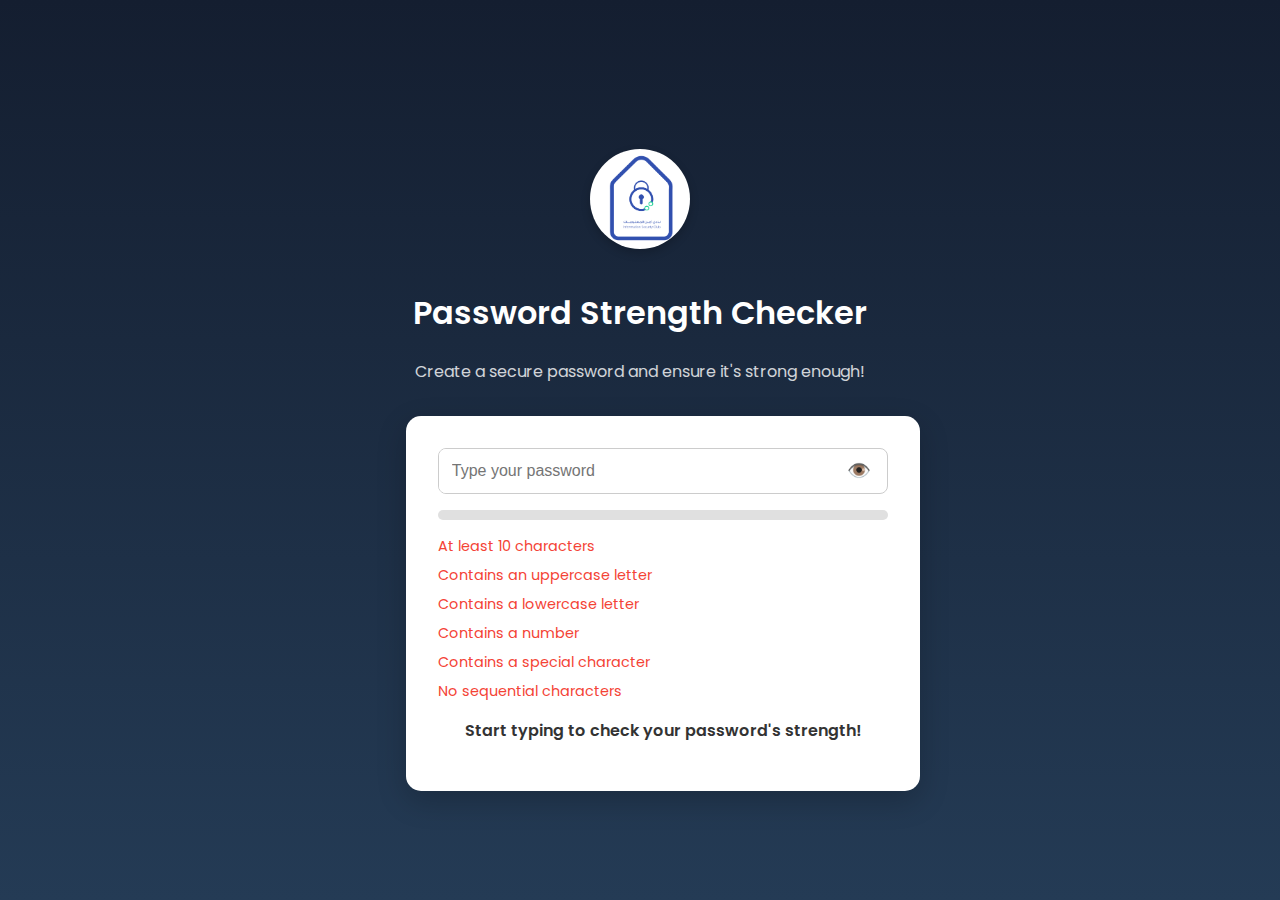
<file: index.html>
<!DOCTYPE html>
<html lang="en">
<head>
    <meta charset="UTF-8">
    <meta name="viewport" content="width=device-width, initial-scale=1.0">
    <title>Password Strength Checker</title>
    <link href="https://fonts.googleapis.com/css2?family=Poppins:wght@300;400;600&display=swap" rel="stylesheet">
    <style>
        /* General Styles */
        body {
            margin: 0;
            font-family: 'Poppins', sans-serif;
            background: linear-gradient(to bottom, #141e30, #243b55);
            color: #fff;
            display: flex;
            justify-content: center;
            align-items: center;
            height: 100vh;
            overflow: hidden;
        }

        /* Full-Screen Centering */
        .container {
            width: 100%;
            max-width: 500px;
            text-align: center;
            padding: 1rem;
            box-sizing: border-box;
        }

        /* Header Section */
        .header {
            margin-bottom: 2rem;
            position: relative;
        }

        .header .logo-wrapper {
            width: 100px;
            height: 100px;
            background: #fff;
            border-radius: 50%;
            margin: 2.5rem auto;
            display: flex;
            justify-content: center;
            align-items: center;
            box-shadow: 0 4px 10px rgba(0, 0, 0, 0.2);
            overflow: hidden;
        }

        .header .logo {
            width: 80%;
            object-fit: cover;
        }

        .header h1 {
            font-size: 2rem;
            font-weight: 600;
        }

        .header p {
            font-size: 1rem;
            opacity: 0.8;
        }

        /* Card Section */
        .card {
            background: #fff;
            color: #333;
            padding: 2rem;
            border-radius: 15px;
            box-shadow: 0 10px 30px rgba(0, 0, 0, 0.2);
            width: 100%;
            max-width: 450px;
            margin: 0 auto;
        }

        /* Input Group */
        .input-group {
            display: flex;
            align-items: center;
            margin-bottom: 1rem;
            border: 1px solid #ccc;
            border-radius: 8px;
            overflow: hidden;
        }

        .input-group input {
            flex: 1;
            padding: 0.8rem;
            border: none;
            font-size: 1rem;
            outline: none;
        }

        .input-group .toggle-btn {
            background: none;
            border: none;
            font-size: 1.2rem;
            cursor: pointer;
            padding: 0 1rem;
            color: #007bff;
            transition: color 0.3s ease;
        }

        .input-group .toggle-btn:hover {
            color: #0056b3;
        }

        /* Strength Meter */
        .strength-meter {
            background: #e0e0e0;
            border-radius: 5px;
            height: 10px;
            margin-bottom: 1rem;
            overflow: hidden;
        }

        .strength-meter span {
            display: block;
            height: 100%;
            width: 0;
            background: linear-gradient(to right, #ff4b1f, #ff9068);
            transition: width 0.3s ease, background 0.3s ease;
        }

        /* Checklist */
        .checklist {
            list-style: none;
            padding: 0;
            margin: 1rem 0;
            text-align: left;
        }

        .checklist li {
            font-size: 0.9rem;
            margin-bottom: 0.5rem;
        }

        .checklist .valid {
            color: #4caf50;
        }

        .checklist .invalid {
            color: #f44336;
        }

        /* Result Text */
        .result-text {
            font-weight: 600;
            margin-top: 1rem;
            font-size: 1rem;
        }

        /* Full-Width Responsiveness */
        @media screen and (max-width: 768px) {
            .card {
                padding: 1.5rem;
            }

            .header h1 {
                font-size: 1.6rem;
            }
        }

        @media screen and (max-width: 480px) {
            .card {
                padding: 1rem;
            }

            .header h1 {
                font-size: 1.4rem;
            }
        }
    </style>
</head>
<body>
    <div class="container">
        <!-- Header with Logo -->
        <div class="header">
            <div class="logo-wrapper">
                <img src="image.png" alt="Information Security Club Logo" class="logo">
            </div>
            <h1>Password Strength Checker</h1>
            <p>Create a secure password and ensure it's strong enough!</p>
        </div>

        <!-- Password Input Section -->
        <div class="card">
            <div class="input-group">
                <input
                    type="password"
                    id="passwordInput"
                    placeholder="Type your password"
                    oninput="checkPassword()"
                />
                <button class="toggle-btn" onclick="togglePasswordVisibility()">👁️</button>
            </div>

            <!-- Password Strength Bar -->
            <div class="strength-meter">
                <span id="strengthBar"></span>
            </div>

            <!-- Checklist for Password Requirements -->
            <ul class="checklist">
                <li id="length" class="invalid">At least 10 characters</li>
                <li id="uppercase" class="invalid">Contains an uppercase letter</li>
                <li id="lowercase" class="invalid">Contains a lowercase letter</li>
                <li id="number" class="invalid">Contains a number</li>
                <li id="special" class="invalid">Contains a special character</li>
                <li id="sequential" class="invalid">No sequential characters</li>
            </ul>

            <!-- Result -->
            <p id="result" class="result-text">Start typing to check your password's strength!</p>
        </div>
    </div>

    <script>
        // Toggle password visibility
        function togglePasswordVisibility() {
            const passwordInput = document.getElementById("passwordInput");
            if (passwordInput.type === "password") {
                passwordInput.type = "text";
            } else {
                passwordInput.type = "password";
            }
        }

        // Check password strength
        function checkPassword() {
            const password = document.getElementById("passwordInput").value;
            const strengthBar = document.getElementById("strengthBar");
            const result = document.getElementById("result");

            // Criteria
            const hasLength = password.length >= 10;
            const hasUppercase = /[A-Z]/.test(password);
            const hasLowercase = /[a-z]/.test(password);
            const hasNumber = /[0-9]/.test(password);
            const hasSpecial = /[!@#$%^&*(),.?":{}|<>]/.test(password);
            const noSequential = !/abc|123|456|789/.test(password);

            // Update checklist
            updateChecklist("length", hasLength);
            updateChecklist("uppercase", hasUppercase);
            updateChecklist("lowercase", hasLowercase);
            updateChecklist("number", hasNumber);
            updateChecklist("special", hasSpecial);
            updateChecklist("sequential", noSequential);

            // Calculate strength
            const criteria = [hasLength, hasUppercase, hasLowercase, hasNumber, hasSpecial, noSequential];
            const strength = criteria.filter(Boolean).length;

            // Update progress bar
            strengthBar.style.width = (strength / 6) * 100 + "%";
            strengthBar.style.background = strength <= 2 ? "#ff4b1f" : strength <= 4 ? "#ffc107" : "#4caf50";

            // Update result text
            result.textContent =
                strength <= 2
                    ? "Weak Password"
                    : strength <= 4
                    ? "Moderate Password"
                    : "Strong Password!";
        }

        // Update checklist
        function updateChecklist(id, isValid) {
            const element = document.getElementById(id);
            element.classList.toggle("valid", isValid);
            element.classList.toggle("invalid", !isValid);
        }
    </script>
</body>
</html>
</file>
